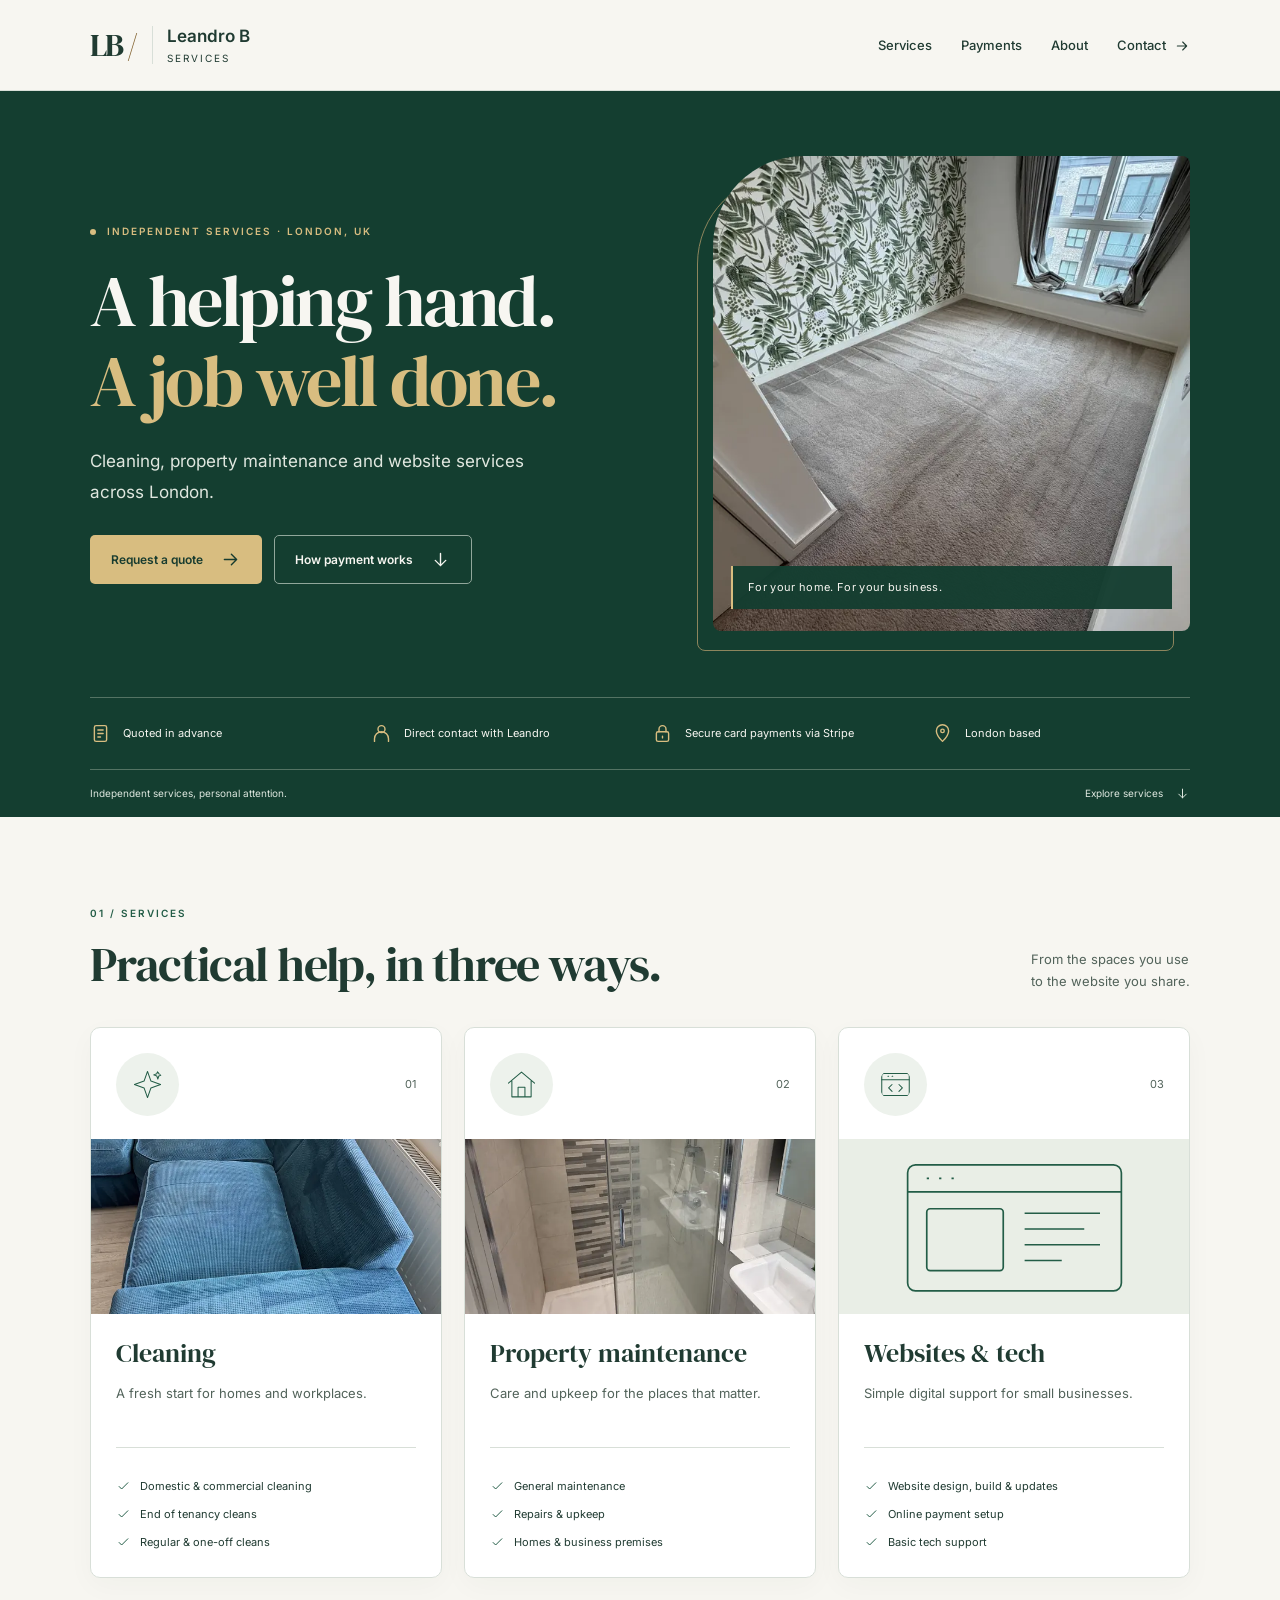
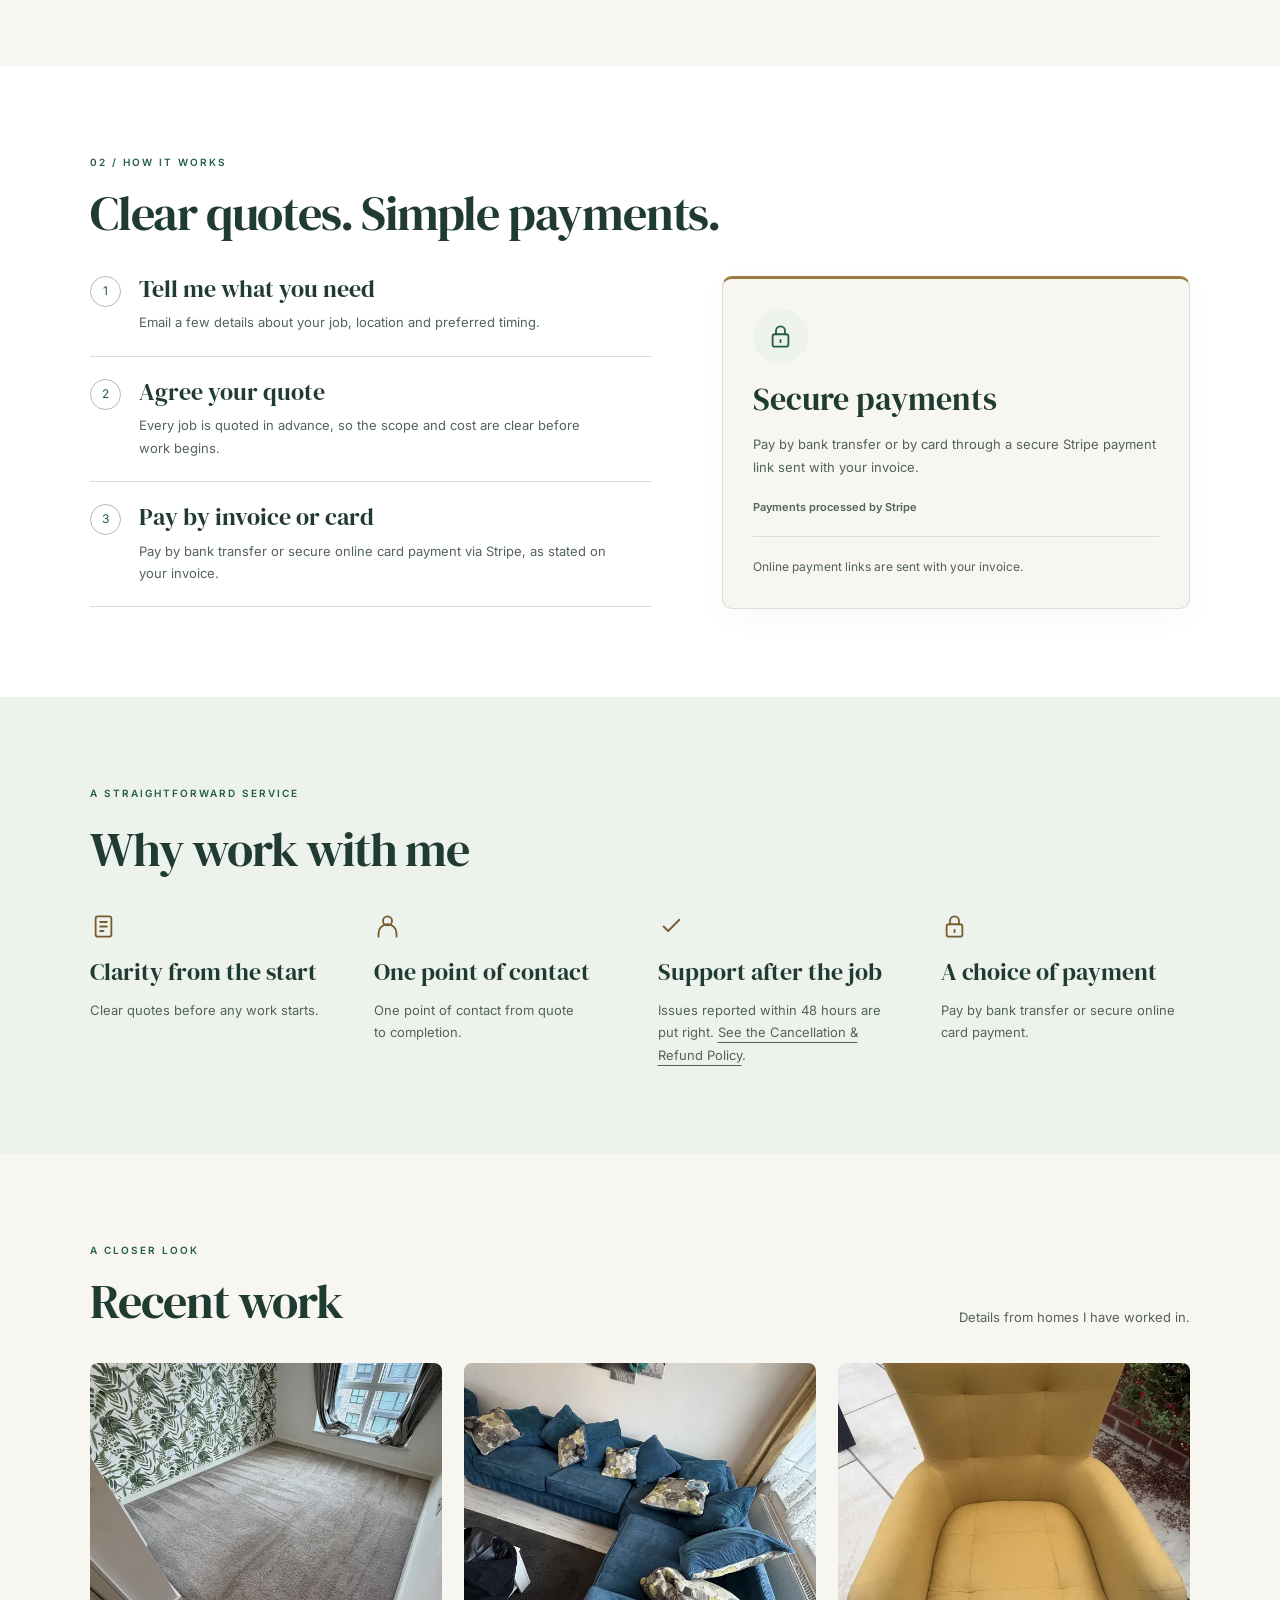
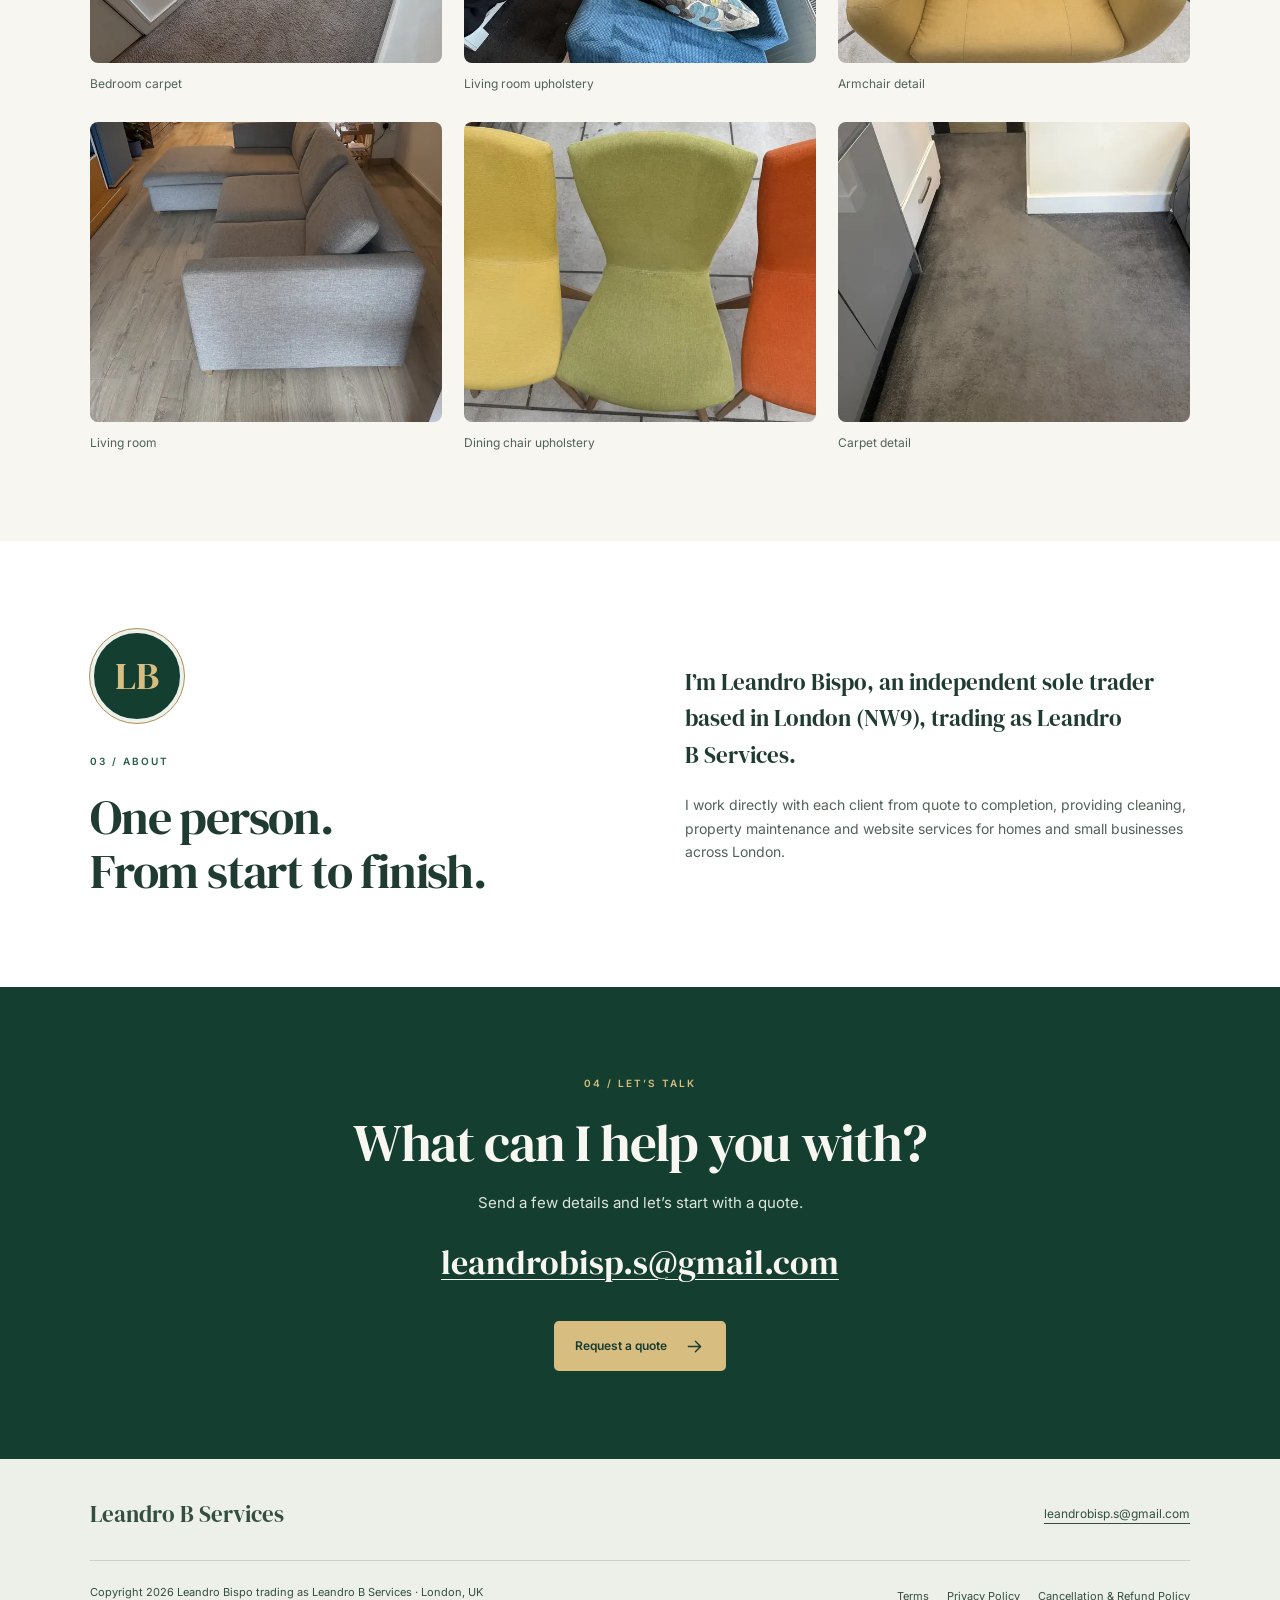
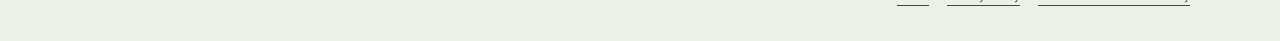
<file: index.html>
<!doctype html>
<html lang="en-GB">
<head>
  <script>const PAYMENT_LINK = "";</script>
  <meta charset="utf-8">
  <meta name="viewport" content="width=device-width, initial-scale=1">
  <title>Leandro B Services | Cleaning, Maintenance & Websites in London</title>
  <meta name="description" content="Domestic and commercial cleaning, property maintenance, and website services across London. Work directly with Leandro Bispo. Request a quote by email.">
  <link rel="icon" href="favicon.svg" type="image/svg+xml">
  <link rel="stylesheet" href="assets/fonts/fonts.css">
<link rel="stylesheet" href="styles.css">
<script src="site.js" defer></script>
  <script src="payments.js" defer></script>
</head>
<body>
  <a class="skip" href="#main">Skip to content</a>
  <header class="header">
    <div class="wrap header-inner"><a class="brand" href="index.html" aria-label="Leandro B Services home"><span class="brand-mark" aria-hidden="true">LB<span> /</span></span><span>Leandro B<span class="brand-sub">Services</span></span></a>
    <nav aria-label="Main navigation"><a href="#services">Services</a><a href="#payments">Payments</a><a href="#about">About</a><a href="#contact">Contact <span aria-hidden="true"><svg class="icon" viewBox="0 0 24 24" fill="none" stroke="currentColor" stroke-width="1.6" stroke-linecap="round" stroke-linejoin="round" aria-hidden="true" focusable="false"><path d="M5 12h14m-6-6 6 6-6 6"/></svg></span></a></nav>
  </div></header>
  <main id="main">
    <section class="hero" aria-labelledby="hero-title">
      <div class="wrap"><div class="hero-grid"><div class="hero-copy"><p class="eyebrow"><span class="dot" aria-hidden="true"></span> Independent services · London, UK</p>
      <h1 id="hero-title">A helping hand.<br> <span>A job well done.</span></h1>
      <p class="hero-summary">Cleaning, property maintenance and website services across London.</p>
      <a class="button" href="mailto:leandrobisp.s@gmail.com?subject=Request%20a%20quote">Request a quote <span aria-hidden="true"><svg class="icon" viewBox="0 0 24 24" fill="none" stroke="currentColor" stroke-width="1.6" stroke-linecap="round" stroke-linejoin="round" aria-hidden="true" focusable="false"><path d="M5 12h14m-6-6 6 6-6 6"/></svg></span></a>
      <a class="button button-secondary" href="#payments">How payment works <svg class="icon" viewBox="0 0 24 24" fill="none" stroke="currentColor" stroke-width="1.6" stroke-linecap="round" stroke-linejoin="round" aria-hidden="true" focusable="false"><path d="M12 5v14m-6-6 6 6 6-6"/></svg></a>
      </div><figure class="hero-photo"><picture><source type="image/webp" srcset="assets/carpeted-bedroom-640.webp 640w, assets/carpeted-bedroom.webp 1600w" sizes="(max-width: 760px) calc(100vw - 40px), 520px"><img src="assets/carpeted-bedroom.jpg" alt="Vacuum lines across a bedroom carpet beside a botanical feature wall." width="1600" height="2133" fetchpriority=high decoding="async"></picture><figcaption>For your home. For your business.</figcaption></figure></div>
      <ul class="trust-strip"><li><svg class="icon" viewBox="0 0 24 24" fill="none" stroke="currentColor" stroke-width="1.6" stroke-linecap="round" stroke-linejoin="round" aria-hidden="true" focusable="false"><rect x="5" y="3" width="14" height="18" rx="2"/><path d="M9 8h6m-6 4h6m-6 4h3"/></svg><span>Quoted in advance</span></li><li><svg class="icon" viewBox="0 0 24 24" fill="none" stroke="currentColor" stroke-width="1.6" stroke-linecap="round" stroke-linejoin="round" aria-hidden="true" focusable="false"><circle cx="12" cy="7" r="4"/><path d="M4 21v-3a8 8 0 0 1 16 0v3"/></svg><span>Direct contact with Leandro</span></li><li><svg class="icon" viewBox="0 0 24 24" fill="none" stroke="currentColor" stroke-width="1.6" stroke-linecap="round" stroke-linejoin="round" aria-hidden="true" focusable="false"><rect x="5" y="10" width="14" height="11" rx="2"/><path d="M8 10V7a4 4 0 0 1 8 0v3m-4 5v2"/></svg><span>Secure card payments via Stripe</span></li><li><svg class="icon" viewBox="0 0 24 24" fill="none" stroke="currentColor" stroke-width="1.6" stroke-linecap="round" stroke-linejoin="round" aria-hidden="true" focusable="false"><path d="M19 9c0 5-7 12-7 12S5 14 5 9a7 7 0 0 1 14 0Z"/><circle cx="12" cy="9" r="2"/></svg><span>London based</span></li></ul><div class="hero-bottom"><p>Independent services, personal attention.</p><a href="#services">Explore services <svg class="icon" viewBox="0 0 24 24" fill="none" stroke="currentColor" stroke-width="1.6" stroke-linecap="round" stroke-linejoin="round" aria-hidden="true" focusable="false"><path d="M12 5v14m-6-6 6 6 6-6"/></svg></a></div></div>
    </section>
    <section class="section services" id="services" aria-labelledby="services-title"><div class="wrap">
      <div class="section-heading"><div><p class="eyebrow">01 / Services</p><h2 id="services-title">Practical help, in three ways.</h2></div><p>From the spaces you use<br> to the website you share.</p></div>
      <div class="cards">
        <article class="card"><div class="card-top"><svg viewBox="0 0 48 48" aria-hidden="true"><path d="m24 5 5 14 14 5-14 5-5 14-5-14L5 24l14-5Z"/><path d="m39 4 1.5 4.5L45 10l-4.5 1.5L39 16l-1.5-4.5L33 10l4.5-1.5Z"/></svg><span>01</span></div><picture><source type="image/webp" srcset="assets/blue-sofa-detail-640.webp 640w, assets/blue-sofa-detail.webp 1600w" sizes="(max-width: 760px) calc(100vw - 40px), 520px"><img src="assets/blue-sofa-detail.jpg" alt="Blue fabric corner sofa with the cushions removed to show the upholstery." width="1600" height="2133" loading=lazy decoding="async"></picture><h3>Cleaning</h3><p>A fresh start for homes and workplaces.</p><ul><li><svg class="icon" viewBox="0 0 24 24" fill="none" stroke="currentColor" stroke-width="1.6" stroke-linecap="round" stroke-linejoin="round" aria-hidden="true" focusable="false"><path d="m5 12 4 4L19 6"/></svg>Domestic & commercial cleaning</li><li><svg class="icon" viewBox="0 0 24 24" fill="none" stroke="currentColor" stroke-width="1.6" stroke-linecap="round" stroke-linejoin="round" aria-hidden="true" focusable="false"><path d="m5 12 4 4L19 6"/></svg>End of tenancy cleans</li><li><svg class="icon" viewBox="0 0 24 24" fill="none" stroke="currentColor" stroke-width="1.6" stroke-linecap="round" stroke-linejoin="round" aria-hidden="true" focusable="false"><path d="m5 12 4 4L19 6"/></svg>Regular & one-off cleans</li></ul></article>
        <article class="card"><div class="card-top"><svg viewBox="0 0 48 48" aria-hidden="true"><path d="m5 22 19-16 19 16M10 19v23h28V19M19 42V28h10v14"/></svg><span>02</span></div><picture><source type="image/webp" srcset="assets/tiled-shower-640.webp 640w, assets/tiled-shower.webp 1600w" sizes="(max-width: 760px) calc(100vw - 40px), 520px"><img src="assets/tiled-shower.jpg" alt="Glass shower enclosure with tiled walls, tray and chrome fittings." width="1600" height="2133" loading=lazy decoding="async"></picture><h3>Property maintenance</h3><p>Care and upkeep for the places that matter.</p><ul><li><svg class="icon" viewBox="0 0 24 24" fill="none" stroke="currentColor" stroke-width="1.6" stroke-linecap="round" stroke-linejoin="round" aria-hidden="true" focusable="false"><path d="m5 12 4 4L19 6"/></svg>General maintenance</li><li><svg class="icon" viewBox="0 0 24 24" fill="none" stroke="currentColor" stroke-width="1.6" stroke-linecap="round" stroke-linejoin="round" aria-hidden="true" focusable="false"><path d="m5 12 4 4L19 6"/></svg>Repairs & upkeep</li><li><svg class="icon" viewBox="0 0 24 24" fill="none" stroke="currentColor" stroke-width="1.6" stroke-linecap="round" stroke-linejoin="round" aria-hidden="true" focusable="false"><path d="m5 12 4 4L19 6"/></svg>Homes & business premises</li></ul></article>
        <article class="card"><div class="card-top"><svg viewBox="0 0 48 48" aria-hidden="true"><rect x="4" y="8" width="40" height="32" rx="3"/><path d="M4 17h40m-31-5h1m5 0h1m-1 12-5 5 5 5m10-10 5 5-5 5"/></svg><span>03</span></div><div class="tech-visual" aria-hidden="true"><svg viewBox="0 0 240 140" fill="none"><rect x="25" y="15" width="190" height="112" rx="7"/><path d="M25 39h190M42 27h2m9 0h2m9 0h2"/><rect x="42" y="54" width="68" height="55" rx="3"/><path d="M129 58h67m-67 14h53m-53 14h67m-67 14h33"/></svg></div><h3>Websites & tech</h3><p>Simple digital support for small businesses.</p><ul><li><svg class="icon" viewBox="0 0 24 24" fill="none" stroke="currentColor" stroke-width="1.6" stroke-linecap="round" stroke-linejoin="round" aria-hidden="true" focusable="false"><path d="m5 12 4 4L19 6"/></svg>Website design, build & updates</li><li><svg class="icon" viewBox="0 0 24 24" fill="none" stroke="currentColor" stroke-width="1.6" stroke-linecap="round" stroke-linejoin="round" aria-hidden="true" focusable="false"><path d="m5 12 4 4L19 6"/></svg>Online payment setup</li><li><svg class="icon" viewBox="0 0 24 24" fill="none" stroke="currentColor" stroke-width="1.6" stroke-linecap="round" stroke-linejoin="round" aria-hidden="true" focusable="false"><path d="m5 12 4 4L19 6"/></svg>Basic tech support</li></ul></article>
      </div>
    </div></section>
    <section class="section wrap" id="payments" aria-labelledby="payments-title">
      <div class="section-heading"><div><p class="eyebrow">02 / How it works</p><h2 id="payments-title">Clear quotes. Simple payments.</h2></div></div>
      <div class="payment-grid"><ol class="steps"><li><span class="step-number">1</span><div><h3>Tell me what you need</h3><p>Email a few details about your job, location and preferred timing.</p></div></li><li><span class="step-number">2</span><div><h3>Agree your quote</h3><p>Every job is quoted in advance, so the scope and cost are clear before work begins.</p></div></li><li><span class="step-number">3</span><div><h3>Pay by invoice or card</h3><p>Pay by bank transfer or secure online card payment via Stripe, as stated on your invoice.</p></div></li></ol>
      <aside class="pay-panel" aria-labelledby="pay-title"><span class="icon-badge"><svg class="icon" viewBox="0 0 24 24" fill="none" stroke="currentColor" stroke-width="1.6" stroke-linecap="round" stroke-linejoin="round" aria-hidden="true" focusable="false"><rect x="5" y="10" width="14" height="11" rx="2"/><path d="M8 10V7a4 4 0 0 1 8 0v3m-4 5v2"/></svg></span><h3 id="pay-title">Secure payments</h3><p>Pay by bank transfer or by card through a secure Stripe payment link sent with your invoice.</p><p class="stripe-note">Payments processed by Stripe</p><div id="online-payment"><p>Online payment links are sent with your invoice.</p></div></aside></div>
    </section>
<section class="section why" aria-labelledby="why-title"><div class="wrap"><p class="eyebrow">A straightforward service</p><h2 id="why-title">Why work with me</h2><div class="why-grid"><article><svg class="icon" viewBox="0 0 24 24" fill="none" stroke="currentColor" stroke-width="1.6" stroke-linecap="round" stroke-linejoin="round" aria-hidden="true" focusable="false"><rect x="5" y="3" width="14" height="18" rx="2"/><path d="M9 8h6m-6 4h6m-6 4h3"/></svg><h3>Clarity from the start</h3><p>Clear quotes before any work starts.</p></article><article><svg class="icon" viewBox="0 0 24 24" fill="none" stroke="currentColor" stroke-width="1.6" stroke-linecap="round" stroke-linejoin="round" aria-hidden="true" focusable="false"><circle cx="12" cy="7" r="4"/><path d="M4 21v-3a8 8 0 0 1 16 0v3"/></svg><h3>One point of contact</h3><p>One point of contact from quote to completion.</p></article><article><svg class="icon" viewBox="0 0 24 24" fill="none" stroke="currentColor" stroke-width="1.6" stroke-linecap="round" stroke-linejoin="round" aria-hidden="true" focusable="false"><path d="m5 12 4 4L19 6"/></svg><h3>Support after the job</h3><p>Issues reported within 48 hours are put right. <a href="refunds.html">See the Cancellation &amp; Refund Policy</a>.</p></article><article><svg class="icon" viewBox="0 0 24 24" fill="none" stroke="currentColor" stroke-width="1.6" stroke-linecap="round" stroke-linejoin="round" aria-hidden="true" focusable="false"><rect x="5" y="10" width="14" height="11" rx="2"/><path d="M8 10V7a4 4 0 0 1 8 0v3m-4 5v2"/></svg><h3>A choice of payment</h3><p>Pay by bank transfer or secure online card payment.</p></article></div></div></section><section class="section recent" aria-labelledby="recent-title"><div class="wrap"><div class="section-heading"><div><p class="eyebrow">A closer look</p><h2 id="recent-title">Recent work</h2></div><p>Details from homes I have worked in.</p></div><div class="gallery"><figure><picture><source type="image/webp" srcset="assets/carpeted-bedroom-640.webp 640w, assets/carpeted-bedroom.webp 1600w" sizes="(max-width: 760px) calc(100vw - 40px), 520px"><img src="assets/carpeted-bedroom.jpg" alt="Bedroom carpet with vacuum lines and a botanical feature wall." width="1600" height="2133" loading=lazy decoding="async"></picture><figcaption>Bedroom carpet</figcaption></figure><figure><picture><source type="image/webp" srcset="assets/blue-corner-sofa-640.webp 640w, assets/blue-corner-sofa.webp 1600w" sizes="(max-width: 760px) calc(100vw - 40px), 520px"><img src="assets/blue-corner-sofa.jpg" alt="Blue corner sofa with patterned cushions in a living room." width="1600" height="2133" loading=lazy decoding="async"></picture><figcaption>Living room upholstery</figcaption></figure><figure><picture><source type="image/webp" srcset="assets/gold-armchair-640.webp 640w, assets/gold-armchair.webp 1600w" sizes="(max-width: 760px) calc(100vw - 40px), 520px"><img src="assets/gold-armchair.jpg" alt="Gold fabric armchair standing on a tiled patio." width="1600" height="2133" loading=lazy decoding="async"></picture><figcaption>Armchair detail</figcaption></figure><figure><picture><source type="image/webp" srcset="assets/grey-sofa-living-room-640.webp 640w, assets/grey-sofa-living-room.webp 1600w" sizes="(max-width: 760px) calc(100vw - 40px), 520px"><img src="assets/grey-sofa-living-room.jpg" alt="Grey corner sofa and the surrounding wood-effect floor." width="1600" height="1365" loading=lazy decoding="async"></picture><figcaption>Living room</figcaption></figure><figure><picture><source type="image/webp" srcset="assets/green-dining-chair-640.webp 640w, assets/green-dining-chair.webp 1600w" sizes="(max-width: 760px) calc(100vw - 40px), 520px"><img src="assets/green-dining-chair.jpg" alt="Green upholstered dining chair between yellow and orange chairs." width="1600" height="2133" loading=lazy decoding="async"></picture><figcaption>Dining chair upholstery</figcaption></figure><figure><picture><source type="image/webp" srcset="assets/bedroom-carpet-detail-640.webp 640w, assets/bedroom-carpet-detail.webp 1600w" sizes="(max-width: 760px) calc(100vw - 40px), 520px"><img src="assets/bedroom-carpet-detail.jpg" alt="Grey bedroom carpet around fitted cupboards and a doorway." width="1600" height="2133" loading=lazy decoding="async"></picture><figcaption>Carpet detail</figcaption></figure></div></div></section>
    <section class="about section" id="about" aria-labelledby="about-title"><div class="wrap about-grid"><div><div class="monogram" aria-hidden="true">LB</div><p class="eyebrow">03 / About</p><h2 id="about-title">One person.<br> From start to finish.</h2></div><div><p class="about-copy">I’m Leandro Bispo, an independent sole trader based in London (NW9), trading as Leandro B Services.</p><p>I work directly with each client from quote to completion, providing cleaning, property maintenance and website services for homes and small businesses across London.</p></div></div></section>
    <section class="section contact" id="contact" aria-labelledby="contact-title"><div class="wrap"><p class="eyebrow">04 / Let’s talk</p><h2 id="contact-title">What can I help you with?</h2><p>Send a few details and let’s start with a quote.</p><a class="email" href="mailto:leandrobisp.s@gmail.com">leandrobisp.s@gmail.com</a><a class="button" href="mailto:leandrobisp.s@gmail.com?subject=Request%20a%20quote">Request a quote <span aria-hidden="true"><svg class="icon" viewBox="0 0 24 24" fill="none" stroke="currentColor" stroke-width="1.6" stroke-linecap="round" stroke-linejoin="round" aria-hidden="true" focusable="false"><path d="M5 12h14m-6-6 6 6-6 6"/></svg></span></a></div></section>
  </main>
  <footer class="footer"><div class="wrap"><div class="footer-top"><a class="footer-brand" href="index.html">Leandro B Services</a><a href="mailto:leandrobisp.s@gmail.com">leandrobisp.s@gmail.com</a></div><div class="footer-bottom"><p>Copyright <span data-year>2026</span> Leandro Bispo trading as Leandro B Services · London, UK</p><nav aria-label="Policies"><a href="terms.html">Terms</a><a href="privacy.html">Privacy Policy</a><a href="refunds.html">Cancellation &amp; Refund Policy</a></nav></div></div></footer>
</body>
</html>
</file>
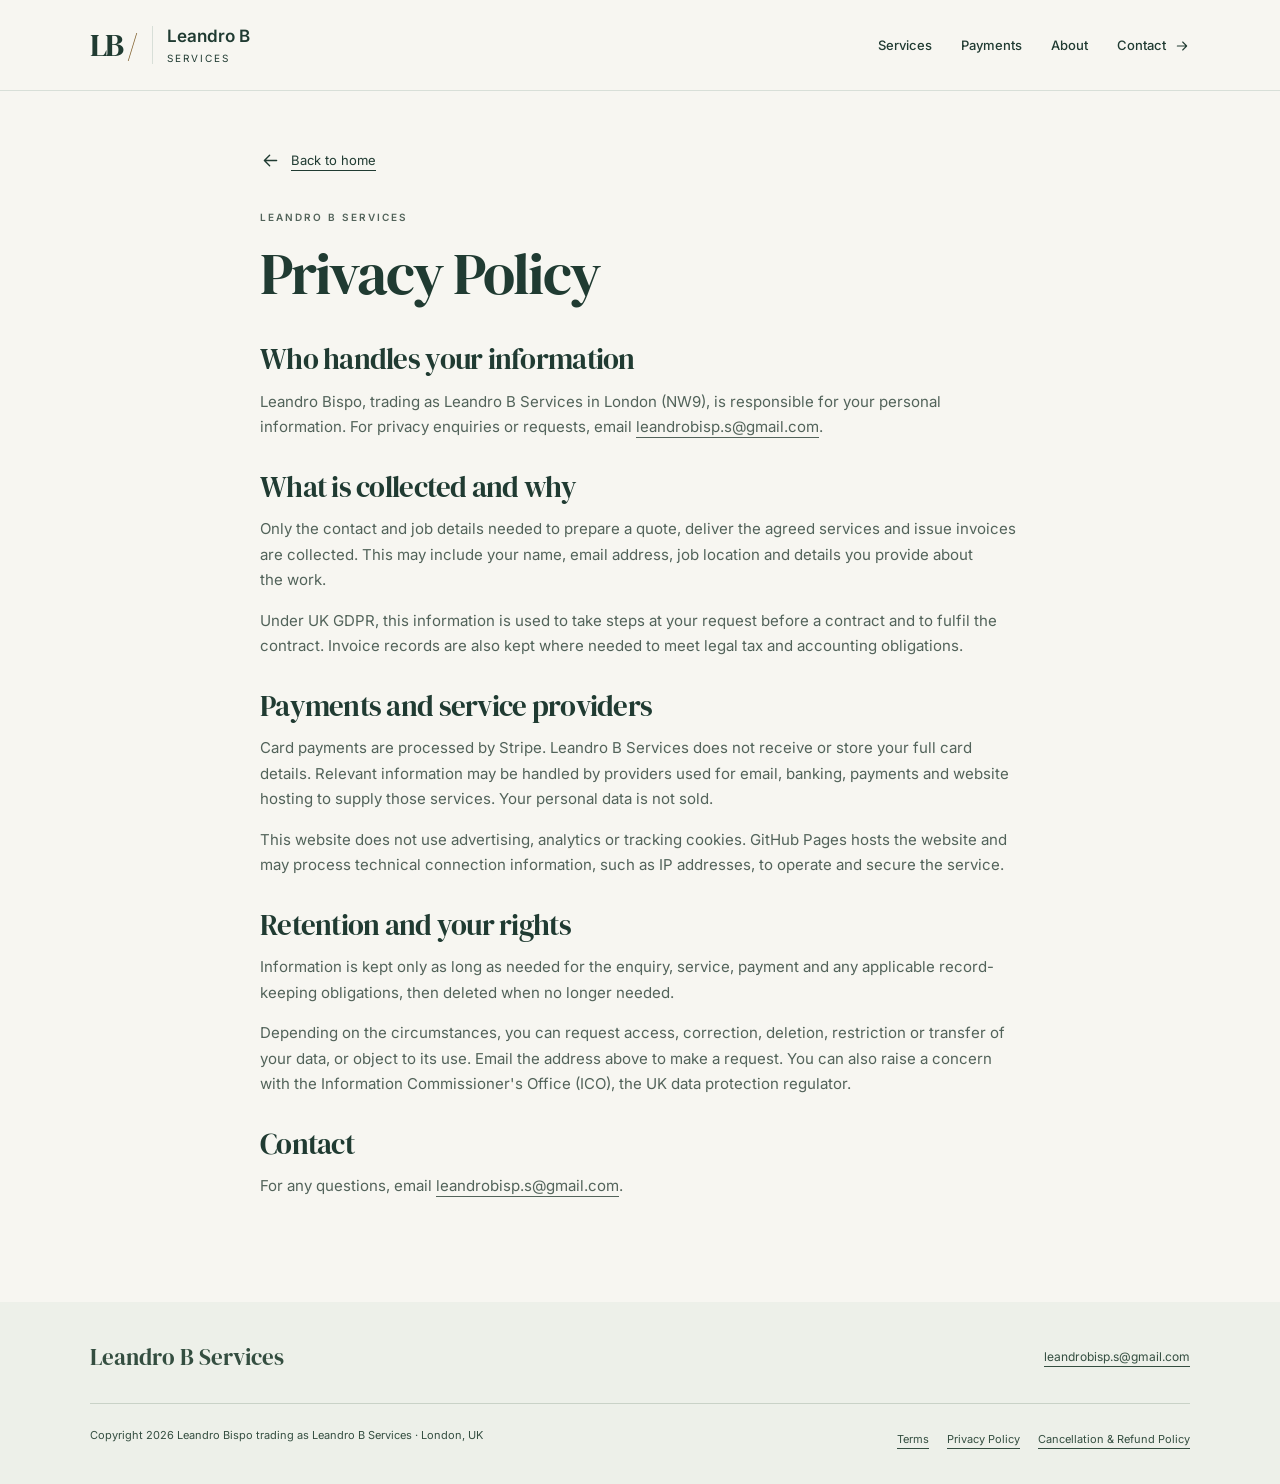
<file: privacy.html>
<!doctype html>
<html lang="en-GB"><head><meta charset="utf-8"><meta name="viewport" content="width=device-width, initial-scale=1"><title>Privacy Policy | Leandro B Services</title><meta name="description" content="How Leandro B Services uses contact and job information to quote, deliver services and invoice."><link rel="icon" href="favicon.svg" type="image/svg+xml"><link rel="stylesheet" href="assets/fonts/fonts.css">
<link rel="stylesheet" href="styles.css">
<script src="site.js" defer></script><script src="payments.js" defer></script></head>
<body><a class="skip" href="#main">Skip to content</a><header class="header">
    <div class="wrap header-inner"><a class="brand" href="index.html" aria-label="Leandro B Services home"><span class="brand-mark" aria-hidden="true">LB<span> /</span></span><span>Leandro B<span class="brand-sub">Services</span></span></a>
    <nav aria-label="Main navigation"><a href="index.html#services">Services</a><a href="index.html#payments">Payments</a><a href="index.html#about">About</a><a href="index.html#contact">Contact <span aria-hidden="true"><svg class="icon" viewBox="0 0 24 24" fill="none" stroke="currentColor" stroke-width="1.6" stroke-linecap="round" stroke-linejoin="round" aria-hidden="true" focusable="false"><path d="M5 12h14m-6-6 6 6-6 6"/></svg></span></a></nav>
  </div></header>
<main id="main" class="policy wrap"><a class="back" href="index.html"><svg class="icon" viewBox="0 0 24 24" fill="none" stroke="currentColor" stroke-width="1.6" stroke-linecap="round" stroke-linejoin="round" aria-hidden="true" focusable="false"><path d="M19 12H5m6-6-6 6 6 6"/></svg> Back to home</a><p class="eyebrow">Leandro B Services</p><h1>Privacy Policy</h1><h2>Who handles your information</h2><p>Leandro Bispo, trading as Leandro B Services in London (NW9), is responsible for your personal information. For privacy enquiries or requests, email <a href="mailto:leandrobisp.s@gmail.com">leandrobisp.s@gmail.com</a>.</p>
<h2>What is collected and why</h2><p>Only the contact and job details needed to prepare a quote, deliver the agreed services and issue invoices are collected. This may include your name, email address, job location and details you provide about the work.</p><p>Under UK GDPR, this information is used to take steps at your request before a contract and to fulfil the contract. Invoice records are also kept where needed to meet legal tax and accounting obligations.</p>
<h2>Payments and service providers</h2><p>Card payments are processed by Stripe. Leandro B Services does not receive or store your full card details. Relevant information may be handled by providers used for email, banking, payments and website hosting to supply those services. Your personal data is not sold.</p><p>This website does not use advertising, analytics or tracking cookies. GitHub Pages hosts the website and may process technical connection information, such as IP addresses, to operate and secure the service.</p>
<h2>Retention and your rights</h2><p>Information is kept only as long as needed for the enquiry, service, payment and any applicable record-keeping obligations, then deleted when no longer needed.</p><p>Depending on the circumstances, you can request access, correction, deletion, restriction or transfer of your data, or object to its use. Email the address above to make a request. You can also raise a concern with the Information Commissioner's Office (ICO), the UK data protection regulator.</p><h2>Contact</h2><p>For any questions, email <a href="mailto:leandrobisp.s@gmail.com">leandrobisp.s@gmail.com</a>.</p></main>
<footer class="footer"><div class="wrap"><div class="footer-top"><a class="footer-brand" href="index.html">Leandro B Services</a><a href="mailto:leandrobisp.s@gmail.com">leandrobisp.s@gmail.com</a></div><div class="footer-bottom"><p>Copyright <span data-year>2026</span> Leandro Bispo trading as Leandro B Services · London, UK</p><nav aria-label="Policies"><a href="terms.html">Terms</a><a href="privacy.html">Privacy Policy</a><a href="refunds.html">Cancellation &amp; Refund Policy</a></nav></div></div></footer></body></html>
</file>
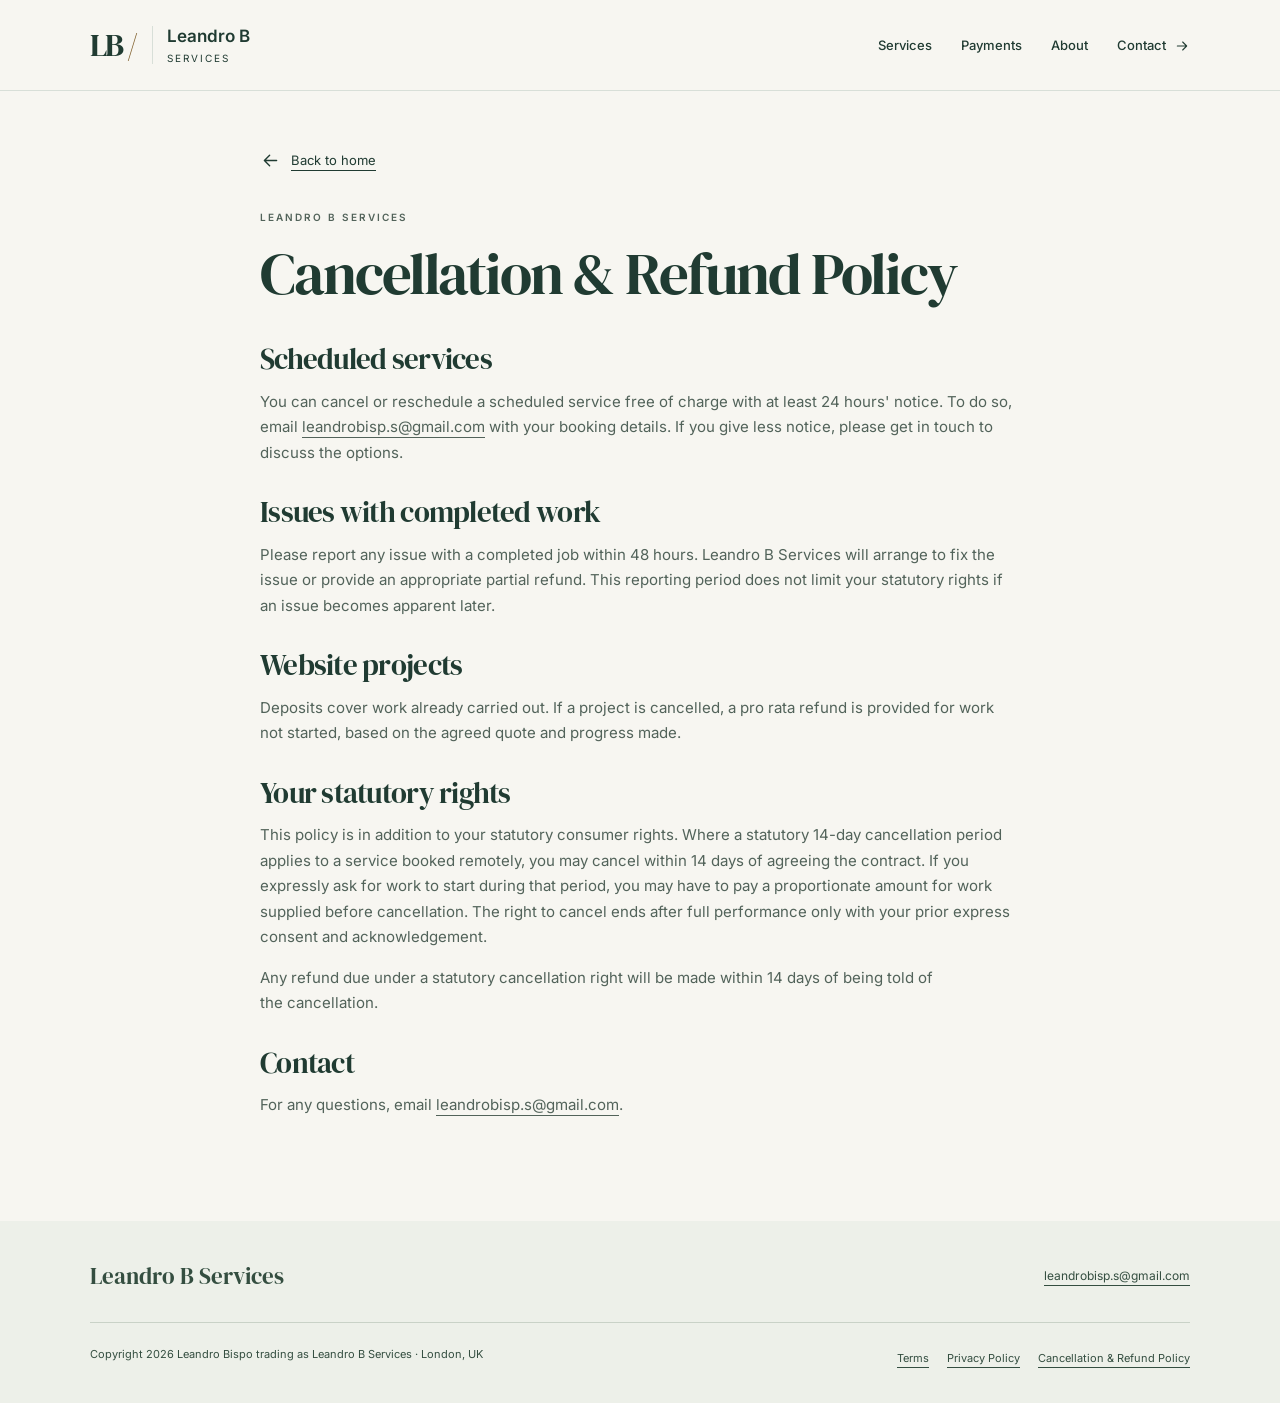
<file: refunds.html>
<!doctype html>
<html lang="en-GB"><head><meta charset="utf-8"><meta name="viewport" content="width=device-width, initial-scale=1"><title>Cancellation &amp; Refund Policy | Leandro B Services</title><meta name="description" content="Cancellation, rescheduling and refund information for cleaning, property maintenance and website projects."><link rel="icon" href="favicon.svg" type="image/svg+xml"><link rel="stylesheet" href="assets/fonts/fonts.css">
<link rel="stylesheet" href="styles.css">
<script src="site.js" defer></script><script src="payments.js" defer></script></head>
<body><a class="skip" href="#main">Skip to content</a><header class="header">
    <div class="wrap header-inner"><a class="brand" href="index.html" aria-label="Leandro B Services home"><span class="brand-mark" aria-hidden="true">LB<span> /</span></span><span>Leandro B<span class="brand-sub">Services</span></span></a>
    <nav aria-label="Main navigation"><a href="index.html#services">Services</a><a href="index.html#payments">Payments</a><a href="index.html#about">About</a><a href="index.html#contact">Contact <span aria-hidden="true"><svg class="icon" viewBox="0 0 24 24" fill="none" stroke="currentColor" stroke-width="1.6" stroke-linecap="round" stroke-linejoin="round" aria-hidden="true" focusable="false"><path d="M5 12h14m-6-6 6 6-6 6"/></svg></span></a></nav>
  </div></header>
<main id="main" class="policy wrap"><a class="back" href="index.html"><svg class="icon" viewBox="0 0 24 24" fill="none" stroke="currentColor" stroke-width="1.6" stroke-linecap="round" stroke-linejoin="round" aria-hidden="true" focusable="false"><path d="M19 12H5m6-6-6 6 6 6"/></svg> Back to home</a><p class="eyebrow">Leandro B Services</p><h1>Cancellation &amp; Refund Policy</h1><h2>Scheduled services</h2><p>You can cancel or reschedule a scheduled service free of charge with at least 24 hours' notice. To do so, email <a href="mailto:leandrobisp.s@gmail.com">leandrobisp.s@gmail.com</a> with your booking details. If you give less notice, please get in touch to discuss the options.</p>
<h2>Issues with completed work</h2><p>Please report any issue with a completed job within 48 hours. Leandro B Services will arrange to fix the issue or provide an appropriate partial refund. This reporting period does not limit your statutory rights if an issue becomes apparent later.</p>
<h2>Website projects</h2><p>Deposits cover work already carried out. If a project is cancelled, a pro rata refund is provided for work not started, based on the agreed quote and progress made.</p>
<h2>Your statutory rights</h2><p>This policy is in addition to your statutory consumer rights. Where a statutory 14-day cancellation period applies to a service booked remotely, you may cancel within 14 days of agreeing the contract. If you expressly ask for work to start during that period, you may have to pay a proportionate amount for work supplied before cancellation. The right to cancel ends after full performance only with your prior express consent and acknowledgement.</p><p>Any refund due under a statutory cancellation right will be made within 14 days of being told of the cancellation.</p><h2>Contact</h2><p>For any questions, email <a href="mailto:leandrobisp.s@gmail.com">leandrobisp.s@gmail.com</a>.</p></main>
<footer class="footer"><div class="wrap"><div class="footer-top"><a class="footer-brand" href="index.html">Leandro B Services</a><a href="mailto:leandrobisp.s@gmail.com">leandrobisp.s@gmail.com</a></div><div class="footer-bottom"><p>Copyright <span data-year>2026</span> Leandro Bispo trading as Leandro B Services · London, UK</p><nav aria-label="Policies"><a href="terms.html">Terms</a><a href="privacy.html">Privacy Policy</a><a href="refunds.html">Cancellation &amp; Refund Policy</a></nav></div></div></footer></body></html>
</file>
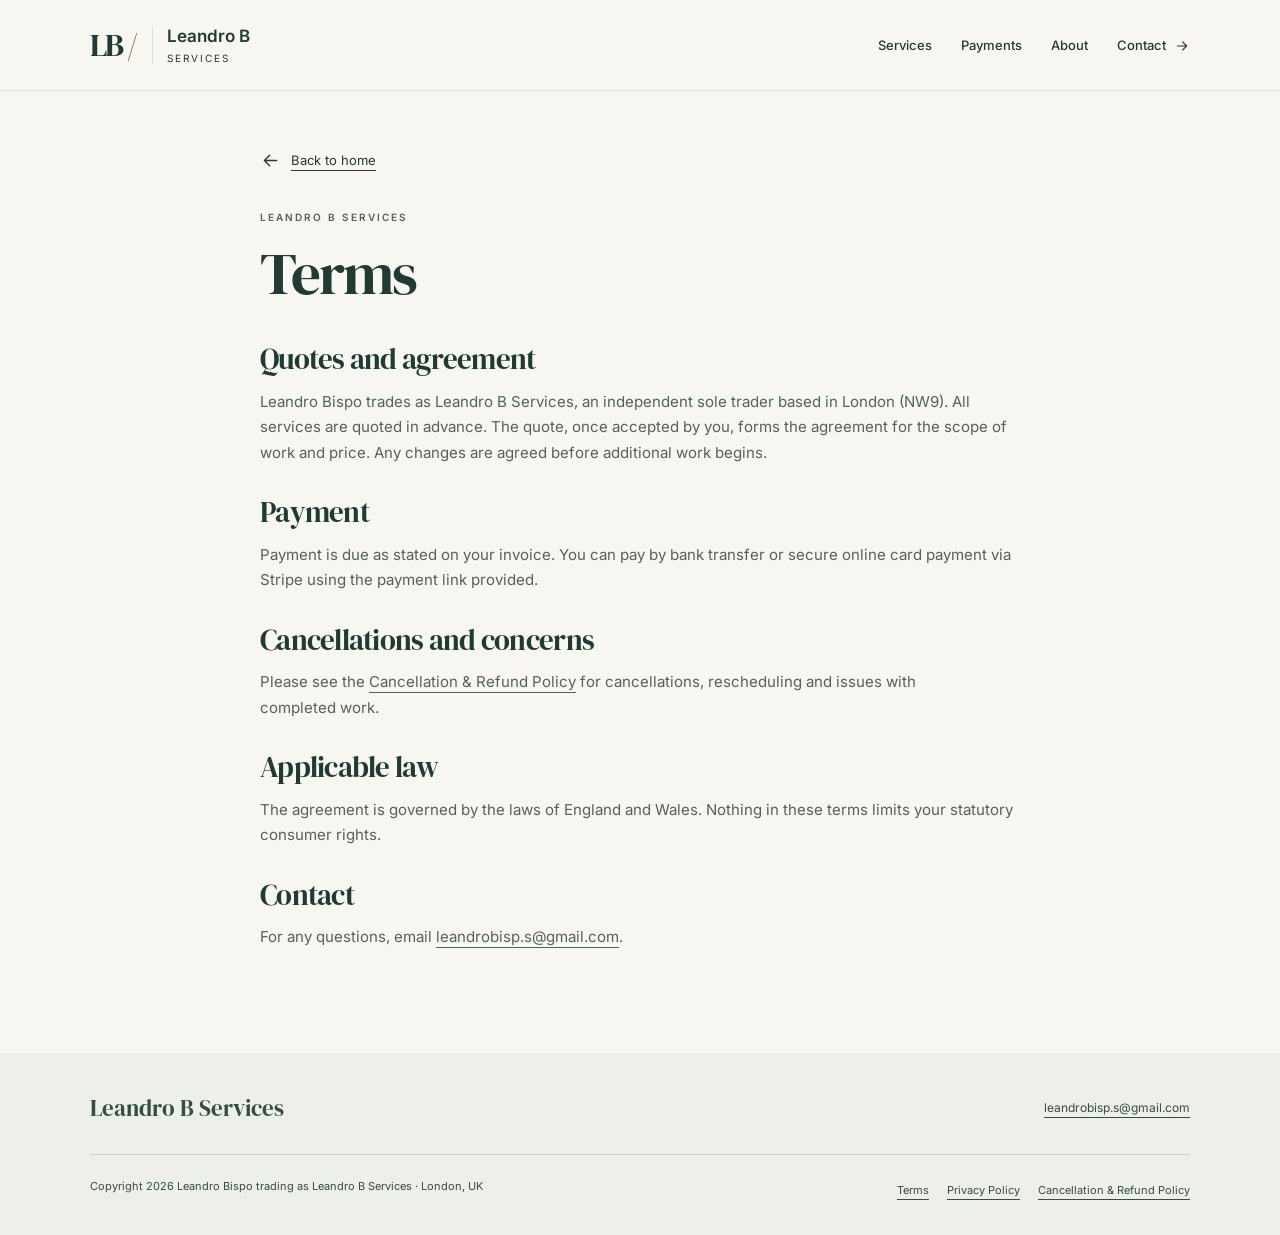
<file: terms.html>
<!doctype html>
<html lang="en-GB"><head><meta charset="utf-8"><meta name="viewport" content="width=device-width, initial-scale=1"><title>Terms | Leandro B Services</title><meta name="description" content="Service terms for Leandro B Services, an independent sole trader in London."><link rel="icon" href="favicon.svg" type="image/svg+xml"><link rel="stylesheet" href="assets/fonts/fonts.css">
<link rel="stylesheet" href="styles.css">
<script src="site.js" defer></script><script src="payments.js" defer></script></head>
<body><a class="skip" href="#main">Skip to content</a><header class="header">
    <div class="wrap header-inner"><a class="brand" href="index.html" aria-label="Leandro B Services home"><span class="brand-mark" aria-hidden="true">LB<span> /</span></span><span>Leandro B<span class="brand-sub">Services</span></span></a>
    <nav aria-label="Main navigation"><a href="index.html#services">Services</a><a href="index.html#payments">Payments</a><a href="index.html#about">About</a><a href="index.html#contact">Contact <span aria-hidden="true"><svg class="icon" viewBox="0 0 24 24" fill="none" stroke="currentColor" stroke-width="1.6" stroke-linecap="round" stroke-linejoin="round" aria-hidden="true" focusable="false"><path d="M5 12h14m-6-6 6 6-6 6"/></svg></span></a></nav>
  </div></header>
<main id="main" class="policy wrap"><a class="back" href="index.html"><svg class="icon" viewBox="0 0 24 24" fill="none" stroke="currentColor" stroke-width="1.6" stroke-linecap="round" stroke-linejoin="round" aria-hidden="true" focusable="false"><path d="M19 12H5m6-6-6 6 6 6"/></svg> Back to home</a><p class="eyebrow">Leandro B Services</p><h1>Terms</h1><h2>Quotes and agreement</h2><p>Leandro Bispo trades as Leandro B Services, an independent sole trader based in London (NW9). All services are quoted in advance. The quote, once accepted by you, forms the agreement for the scope of work and price. Any changes are agreed before additional work begins.</p>
<h2>Payment</h2><p>Payment is due as stated on your invoice. You can pay by bank transfer or secure online card payment via Stripe using the payment link provided.</p>
<h2>Cancellations and concerns</h2><p>Please see the <a href="refunds.html">Cancellation &amp; Refund Policy</a> for cancellations, rescheduling and issues with completed work.</p>
<h2>Applicable law</h2><p>The agreement is governed by the laws of England and Wales. Nothing in these terms limits your statutory consumer rights.</p><h2>Contact</h2><p>For any questions, email <a href="mailto:leandrobisp.s@gmail.com">leandrobisp.s@gmail.com</a>.</p></main>
<footer class="footer"><div class="wrap"><div class="footer-top"><a class="footer-brand" href="index.html">Leandro B Services</a><a href="mailto:leandrobisp.s@gmail.com">leandrobisp.s@gmail.com</a></div><div class="footer-bottom"><p>Copyright <span data-year>2026</span> Leandro Bispo trading as Leandro B Services · London, UK</p><nav aria-label="Policies"><a href="terms.html">Terms</a><a href="privacy.html">Privacy Policy</a><a href="refunds.html">Cancellation &amp; Refund Policy</a></nav></div></div></footer></body></html>
</file>
<file: assets/fonts/fonts.css>
@font-face {
  font-family: 'DM Serif Display';
  font-style: normal;
  font-weight: 400;
  font-display: swap;
  src: url(latin-1.woff2) format('woff2');
  unicode-range: U+0000-00FF, U+0131, U+0152-0153, U+02BB-02BC, U+02C6, U+02DA, U+02DC, U+0304, U+0308, U+0329, U+2000-206F, U+20AC, U+2122, U+2191, U+2193, U+2212, U+2215, U+FEFF, U+FFFD;
}
@font-face {
  font-family: 'Inter';
  font-style: normal;
  font-weight: 400;
  font-display: swap;
  src: url(latin-2.woff2) format('woff2');
  unicode-range: U+0000-00FF, U+0131, U+0152-0153, U+02BB-02BC, U+02C6, U+02DA, U+02DC, U+0304, U+0308, U+0329, U+2000-206F, U+20AC, U+2122, U+2191, U+2193, U+2212, U+2215, U+FEFF, U+FFFD;
}
@font-face {
  font-family: 'Inter';
  font-style: normal;
  font-weight: 500;
  font-display: swap;
  src: url(latin-2.woff2) format('woff2');
  unicode-range: U+0000-00FF, U+0131, U+0152-0153, U+02BB-02BC, U+02C6, U+02DA, U+02DC, U+0304, U+0308, U+0329, U+2000-206F, U+20AC, U+2122, U+2191, U+2193, U+2212, U+2215, U+FEFF, U+FFFD;
}
@font-face {
  font-family: 'Inter';
  font-style: normal;
  font-weight: 600;
  font-display: swap;
  src: url(latin-2.woff2) format('woff2');
  unicode-range: U+0000-00FF, U+0131, U+0152-0153, U+02BB-02BC, U+02C6, U+02DA, U+02DC, U+0304, U+0308, U+0329, U+2000-206F, U+20AC, U+2122, U+2191, U+2193, U+2212, U+2215, U+FEFF, U+FFFD;
}
</file>
<file: styles.css>
:root{--paper:#f7f6f1;--ink:#203b32;--muted:#52635a;--accent:#235d47;--dark:#143e30;--gold:#d8bd80;--line:#d8dfd8;--soft:#edf2ec;--white:#fff;font-family:Inter,Arial,sans-serif;color:var(--ink);background:var(--paper);font-synthesis:none}*{box-sizing:border-box}html{scroll-behavior:smooth;scroll-padding-top:110px}body{margin:0;line-height:1.7;font-size:15px}a{color:inherit;text-underline-offset:5px}a:hover{text-decoration-thickness:2px}a:focus-visible{outline:3px solid #986f29;outline-offset:5px}h1,h2,h3,p,figure{margin:0}h1,h2,h3{font-family:'DM Serif Display',Georgia,serif;font-weight:400;line-height:1.12}h1{font-size:clamp(46px,5.6vw,72px);letter-spacing:-.035em}h2{font-size:clamp(34px,4vw,48px);letter-spacing:-.025em}h3{font-size:25px}p{text-wrap:pretty}.wrap{width:min(1100px,calc(100% - 64px));margin-inline:auto}.icon{width:21px;height:21px;flex-shrink:0;vertical-align:middle}.header{position:sticky;top:0;z-index:20;background:rgba(247,246,241,.96);backdrop-filter:blur(16px);border-bottom:1px solid var(--line)}.header-inner{display:flex;justify-content:space-between;align-items:center;gap:28px;min-height:90px}.brand{display:flex;gap:14px;align-items:center;text-decoration:none;font-weight:600;font-size:17px;line-height:1.2}.brand-mark{font-family:'DM Serif Display',Georgia,serif;font-size:32px;letter-spacing:-2px;border-right:1px solid var(--line);padding-right:16px}.brand-mark span{color:#80602d}.brand-sub{display:block;text-transform:uppercase;letter-spacing:.2em;font-weight:400;font-size:10px;margin-top:6px}.header nav{display:flex;align-items:center;gap:29px;font-size:13px;font-weight:500}.header nav a{padding:12px 0;text-decoration:none}.header nav a:hover{color:var(--accent);text-decoration:underline}.header nav .icon{width:16px;height:16px;margin-left:5px}.hero{background:var(--dark);color:var(--paper);padding:65px 0 0}.hero-grid{display:grid;grid-template-columns:1.12fr 1fr;gap:55px;align-items:center}.hero-copy{padding:16px 0}.eyebrow{text-transform:uppercase;font-size:10px;letter-spacing:.2em;font-weight:600;color:var(--accent);margin-bottom:21px}.hero .eyebrow,.contact .eyebrow{color:var(--gold)}.dot{display:inline-block;width:6px;height:6px;background:var(--gold);border-radius:50%;margin-right:6px}.hero h1 span{color:var(--gold)}.hero-summary{color:#e0e7df;font-size:17px;margin:25px 0 28px;max-width:440px;line-height:1.8}.button{display:inline-flex;align-items:center;justify-content:center;gap:17px;min-height:49px;padding:13px 20px;border:1px solid transparent;border-radius:5px;background:var(--accent);color:white;text-decoration:none;font-size:12px;font-weight:600;transition:background .2s,transform .2s}.button:hover{background:#163f30;transform:translateY(-2px)}.button:active{transform:translateY(0)}.hero .button,.contact .button{background:var(--gold);color:#183c2f}.hero .button:hover,.contact .button:hover{background:#e8cf99}.hero .button-secondary{background:transparent;color:var(--paper);border-color:#91a79b;margin-left:8px}.hero .button-secondary:hover{background:#25533f}.hero-photo{position:relative;padding:0 0 20px 16px}.hero-photo:before{content:'';position:absolute;inset:18px 16px 0 0;border:1px solid #8d855d;border-radius:90px 8px 8px 8px}.hero-photo picture{position:relative;display:block}.hero-photo img{display:block;width:100%;height:475px;object-fit:cover;object-position:center 48%;border-radius:90px 8px 8px 8px}.hero-photo figcaption{position:absolute;bottom:42px;left:34px;right:18px;background:rgba(20,62,48,.96);padding:12px 15px;font-size:11px;letter-spacing:.03em;border-left:2px solid var(--gold)}.trust-strip{list-style:none;display:grid;grid-template-columns:repeat(4,1fr);gap:23px;margin:46px 0 0;padding:25px 0;border-top:1px solid #547363}.trust-strip li{display:flex;align-items:center;gap:12px;font-size:11px}.trust-strip svg{color:var(--gold)}.hero-bottom{display:flex;justify-content:space-between;border-top:1px solid #547363;padding:15px 0;font-size:10px;color:#dde6de}.hero-bottom a{text-decoration:none;display:flex;gap:12px;align-items:center}.hero-bottom .icon{width:15px;height:15px}.section{padding-block:88px}.services,.recent{background:var(--paper)}.section-heading{display:flex;justify-content:space-between;gap:32px;align-items:end;margin-bottom:35px}.section-heading .eyebrow{margin-bottom:16px}.section-heading>p{color:var(--muted);font-size:13px}.cards{display:grid;grid-template-columns:repeat(3,1fr);gap:22px}.card{background:white;border:1px solid var(--line);border-radius:10px;padding:25px;box-shadow:0 8px 28px #173a2b08;transition:transform .25s,box-shadow .25s}.card:hover{transform:translateY(-5px);box-shadow:0 16px 32px #173a2b12}.card:active{transform:translateY(-2px)}.card-top{display:flex;align-items:center;justify-content:space-between;margin-bottom:23px;font-size:11px;color:var(--muted)}.card-top>svg{box-sizing:content-box;width:33px;height:33px;padding:15px;border-radius:50%;background:var(--soft);fill:none;stroke:var(--accent);stroke-width:1.5;stroke-linecap:round;stroke-linejoin:round}.card picture,.tech-visual{display:block;margin:0 -25px 25px;height:175px;overflow:hidden}.card picture img{display:block;width:100%;height:100%;object-fit:cover;object-position:50% 58%}.card:nth-child(2) picture img{object-position:50% 70%}.tech-visual{background:#e9eee6;display:flex;align-items:center;justify-content:center}.tech-visual svg{width:82%;height:90%;stroke:var(--accent);stroke-width:1.5}.card h3{font-size:26px}.card p{margin-top:14px;color:var(--muted);font-size:13px;min-height:44px}.card ul{list-style:none;padding:20px 0 0;margin:21px 0 0;border-top:1px solid var(--line);font-size:11px}.card li{display:flex;gap:9px;align-items:flex-start;margin-top:9px}.card li .icon{width:15px;height:19px;color:var(--accent)}#payments{background:white;position:relative}#payments:before{content:'';position:absolute;inset:0 calc((1100px - 100vw)/2);background:white;z-index:-1}.payment-grid{display:grid;grid-template-columns:1.2fr 1fr;gap:70px}.steps{list-style:none;padding:0;margin:0}.steps li{display:flex;gap:18px;padding:22px 0;border-bottom:1px solid var(--line)}.steps li:first-child{padding-top:0}.step-number{flex-shrink:0;width:31px;height:31px;border:1px solid #acbdb0;display:flex;align-items:center;justify-content:center;border-radius:50%;font-size:12px;color:var(--accent)}.steps h3{font-size:24px}.steps p{margin-top:9px;font-size:13px;color:var(--muted)}.pay-panel{align-self:start;background:var(--paper);border:1px solid var(--line);border-top:3px solid #9d7a3d;border-radius:10px;padding:30px;box-shadow:0 8px 30px #173a2b08}.icon-badge{display:inline-flex;padding:14px;background:var(--soft);border-radius:50%;margin-bottom:18px}.icon-badge .icon{width:27px;height:27px;color:var(--accent)}.pay-panel h3{font-size:32px;margin-bottom:16px}.pay-panel p{color:var(--muted);font-size:13px}.pay-panel .stripe-note{font-size:11px;font-weight:600;margin:20px 0;padding-bottom:20px;border-bottom:1px solid var(--line)}#online-payment p{font-size:12px}#payment-qr{padding:16px;background:white;width:224px;max-width:100%;margin-top:24px}#payment-qr img,#payment-qr canvas{max-width:100%;height:auto}.why{background:var(--soft)}.why-grid{display:grid;grid-template-columns:repeat(4,1fr);gap:35px;margin-top:37px}.why-grid article>.icon{color:#765c2c;margin-bottom:19px;width:27px;height:27px}.why-grid h3{font-size:24px;margin-bottom:13px}.why-grid p{font-size:13px;color:var(--muted)}.gallery{display:grid;grid-template-columns:repeat(3,1fr);gap:27px 22px}.gallery picture{display:block;border-radius:8px;overflow:hidden;background:var(--soft)}.gallery img{display:block;width:100%;height:300px;object-fit:cover;transition:transform .4s}.gallery figure:hover img{transform:scale(1.025)}.gallery figcaption{padding-top:11px;font-size:12px;color:var(--muted)}.about{background:white}.about-grid{display:grid;grid-template-columns:1fr 1fr;gap:90px;align-items:center}.monogram{display:flex;align-items:center;justify-content:center;font-family:'DM Serif Display',Georgia,serif;font-size:39px;width:94px;height:94px;border-radius:50%;background:var(--dark);color:var(--gold);border:4px solid var(--soft);outline:1px solid #ad8c50;margin-bottom:30px}.about-copy{font-size:23px;line-height:1.6;font-family:'DM Serif Display',Georgia,serif;margin-bottom:19px}.about-copy+p{font-size:14px;color:var(--muted)}.contact{background:var(--dark);color:var(--paper);text-align:center}.contact h2{font-size:clamp(37px,4.5vw,53px)}.contact p:not(.eyebrow){color:#dce5dc;margin:18px 0}.email{display:block;font-size:clamp(18px,3.2vw,34px);font-family:'DM Serif Display',Georgia,serif;width:fit-content;max-width:100%;overflow-wrap:anywhere;margin:0 auto 30px;text-decoration-thickness:1px}.footer{background:#edf0e9;color:#344e40;padding:32px 0}.footer-top{display:flex;justify-content:space-between;gap:20px;align-items:center;border-bottom:1px solid #c9d2c7;padding-bottom:22px;margin-bottom:22px;font-size:12px}.footer-brand{font-family:'DM Serif Display',Georgia,serif;font-size:23px;text-decoration:none}.footer-bottom{display:flex;gap:28px;justify-content:space-between;font-size:11px}.footer-bottom p{max-width:420px}.footer nav{display:flex;gap:18px;flex-wrap:wrap;align-items:start}.footer a{padding-block:4px}.skip{position:absolute;top:-100px;left:16px;background:white;padding:10px;z-index:30}.skip:focus{top:12px}.policy{max-width:760px;padding-block:58px 88px;min-height:65vh}.back{display:inline-flex;align-items:center;gap:10px;font-size:13px;margin-bottom:38px}.policy h1{font-size:clamp(39px,5vw,59px);margin-bottom:36px}.policy h2{font-size:29px;margin:31px 0 13px}.policy p{color:var(--muted);margin-bottom:15px}.policy a{overflow-wrap:anywhere}.reveal.revealed{animation:reveal .6s ease-out both}@keyframes reveal{from{opacity:.5;transform:translateY(12px)}to{opacity:1;transform:translateY(0)}}@media(min-width:761px) and (max-width:1164px){#payments:before{inset:0 -32px}.hero-grid{gap:30px}.hero .button-secondary{margin:12px 0 0}}@media(max-width:760px){html{scroll-padding-top:136px}.wrap{width:calc(100% - 40px)}.header-inner{min-height:0;flex-direction:column;align-items:flex-start;padding-block:13px 7px;gap:8px}.brand{font-size:15px}.brand-mark{font-size:27px}.brand-sub{font-size:9px}.header nav{width:100%;justify-content:space-between;gap:8px;font-size:11px}.header nav a{padding:9px 0}.header nav .icon{width:14px;height:14px}.hero{padding-top:36px}.hero-grid{grid-template-columns:1fr;gap:30px}.hero-copy{padding:0}.hero h1{font-size:clamp(43px,10.8vw,62px)}.hero .eyebrow{font-size:9px;letter-spacing:.13em}.hero-summary{font-size:15px;margin:20px 0 25px}.hero .button{width:100%;min-height:48px;font-size:12px}.hero .button-secondary{margin:10px 0 0}.hero-photo img{height:320px;border-top-left-radius:65px}.hero-photo:before{border-top-left-radius:65px}.hero-photo figcaption{font-size:10px}.trust-strip{grid-template-columns:1fr 1fr;gap:19px 13px;margin-top:30px;padding-block:23px}.trust-strip li{font-size:10px;gap:8px;line-height:1.6}.trust-strip .icon{width:19px;height:19px}.hero-bottom{font-size:9px;gap:16px}.hero-bottom p{max-width:160px}.section{padding-block:56px}.section-heading{display:block;margin-bottom:28px}.section-heading>p{margin-top:17px}.section-heading br{display:none}.cards,.payment-grid,.about-grid{grid-template-columns:1fr;gap:25px}.card{padding:26px}.card picture,.tech-visual{margin-inline:-26px;height:195px}.card p{min-height:0;font-size:14px}.card ul{font-size:12px}.card-top{margin-bottom:20px}.card-top>svg{width:34px;height:34px}.steps p{font-size:14px}#payments:before{inset:0 -20px}.pay-panel{padding:27px}.why-grid{grid-template-columns:1fr 1fr;gap:30px 22px}.why-grid h3{font-size:23px}.why-grid p{font-size:12px}.gallery{grid-template-columns:1fr 1fr;gap:22px 14px}.gallery img{height:210px}.gallery figcaption{font-size:11px}.about-grid{gap:28px}.about-copy{font-size:24px}.contact .email{font-size:clamp(20px,5.7vw,32px)}.footer-top,.footer-bottom{flex-direction:column;align-items:flex-start;gap:14px}.footer-bottom{font-size:12px}.footer nav{gap:8px 18px}.footer nav a{padding-block:8px}.policy{padding-top:35px}.policy h1{font-size:42px}}@media(max-width:360px){.why-grid{grid-template-columns:1fr}.gallery img{height:170px}.hero h1{font-size:40px}}@media(prefers-reduced-motion:reduce){html{scroll-behavior:auto}*,*:before,*:after{animation:none!important;transition:none!important;transform:none!important}}

@media(max-width:760px){.header nav a{min-height:44px;display:inline-flex;align-items:center}.header nav{align-items:center}}

#payments{width:100%;padding-inline:max(32px,calc((100% - 1100px)/2))}#payments:before{display:none}@media(max-width:760px){#payments{padding-inline:20px}}
</file>
